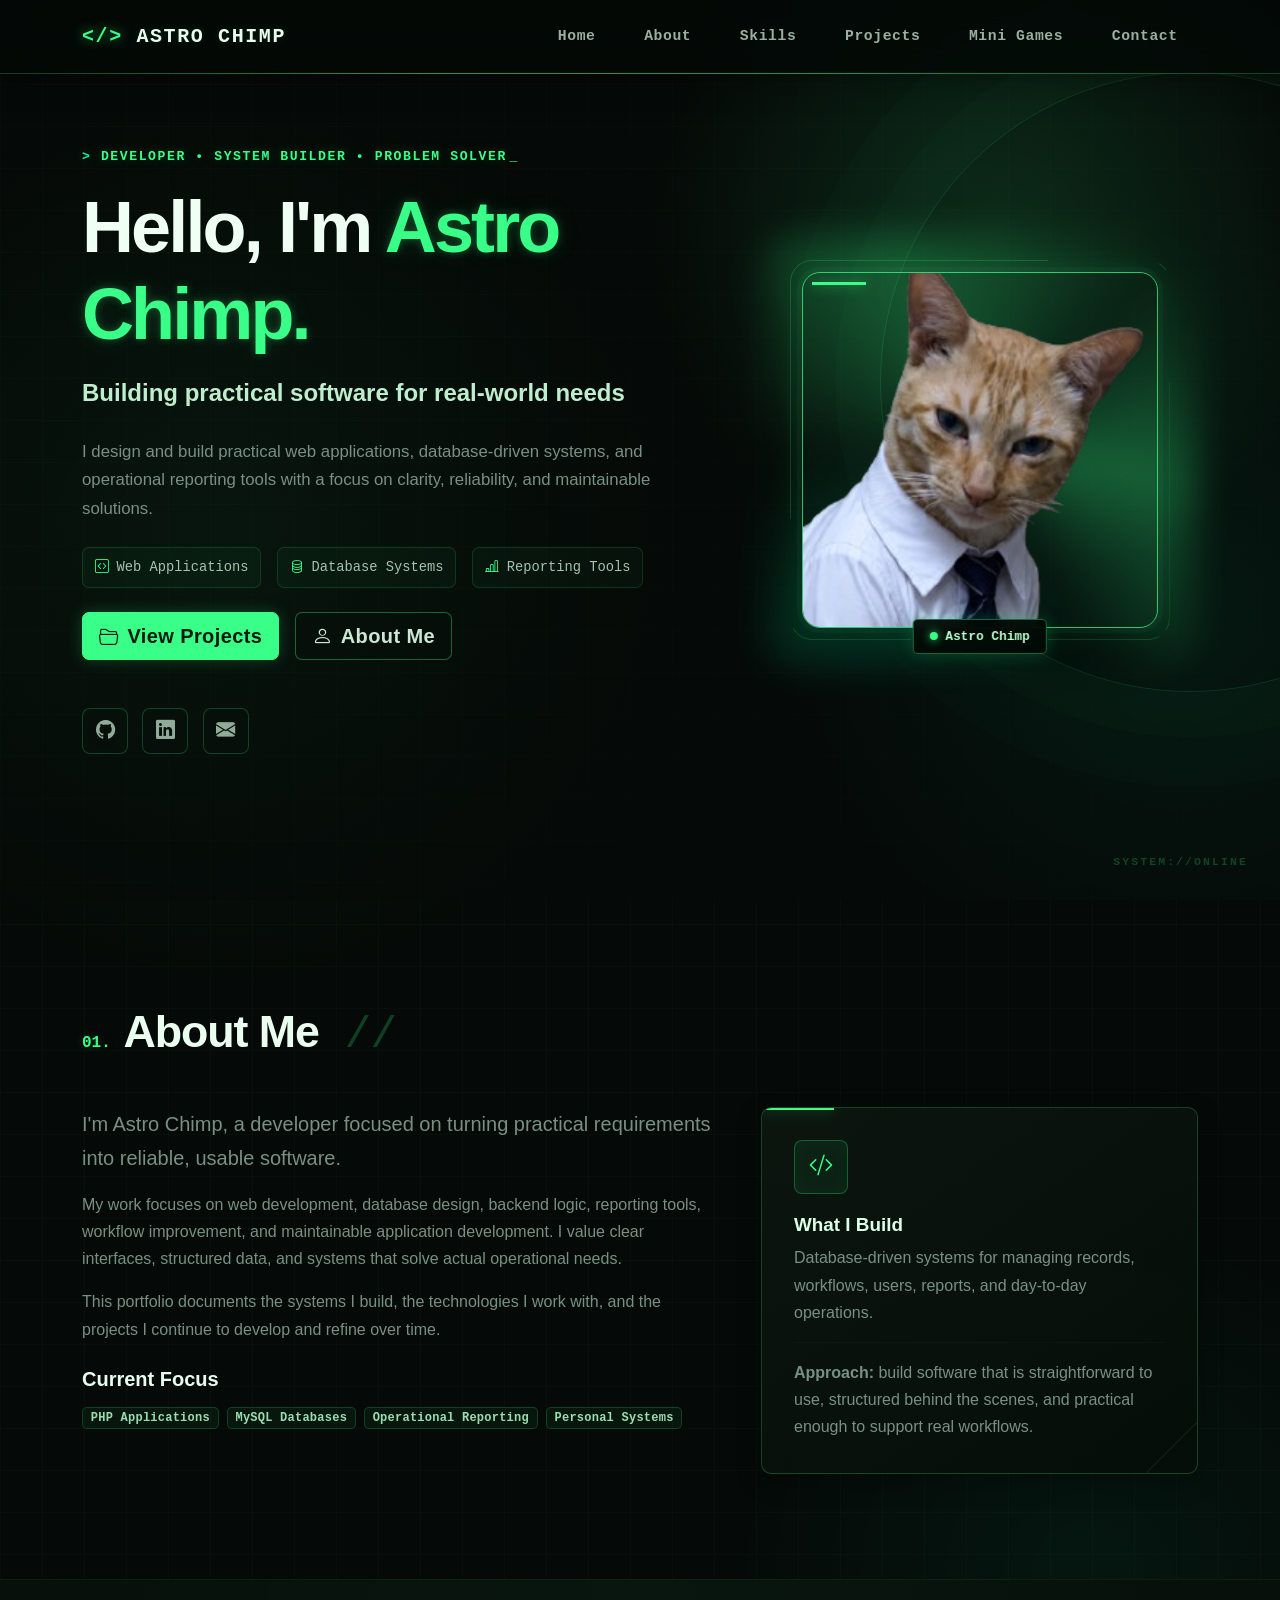
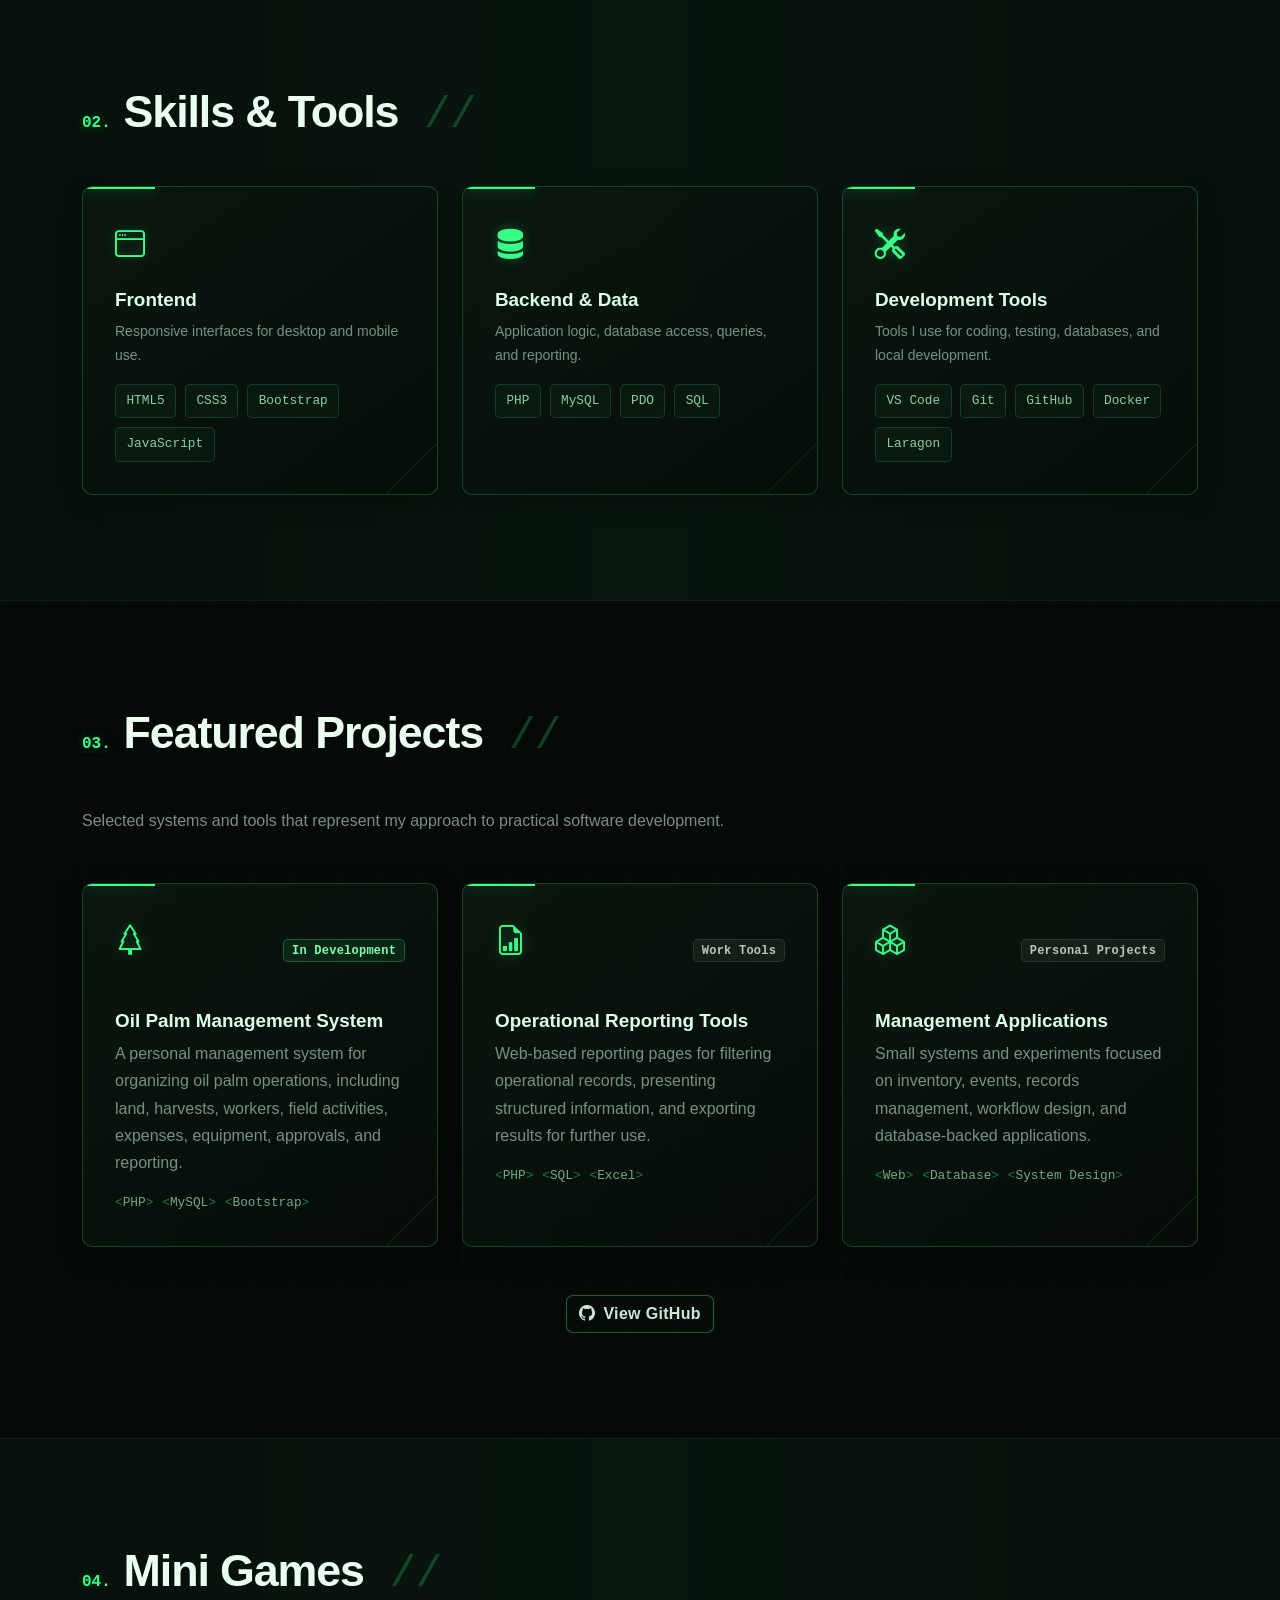
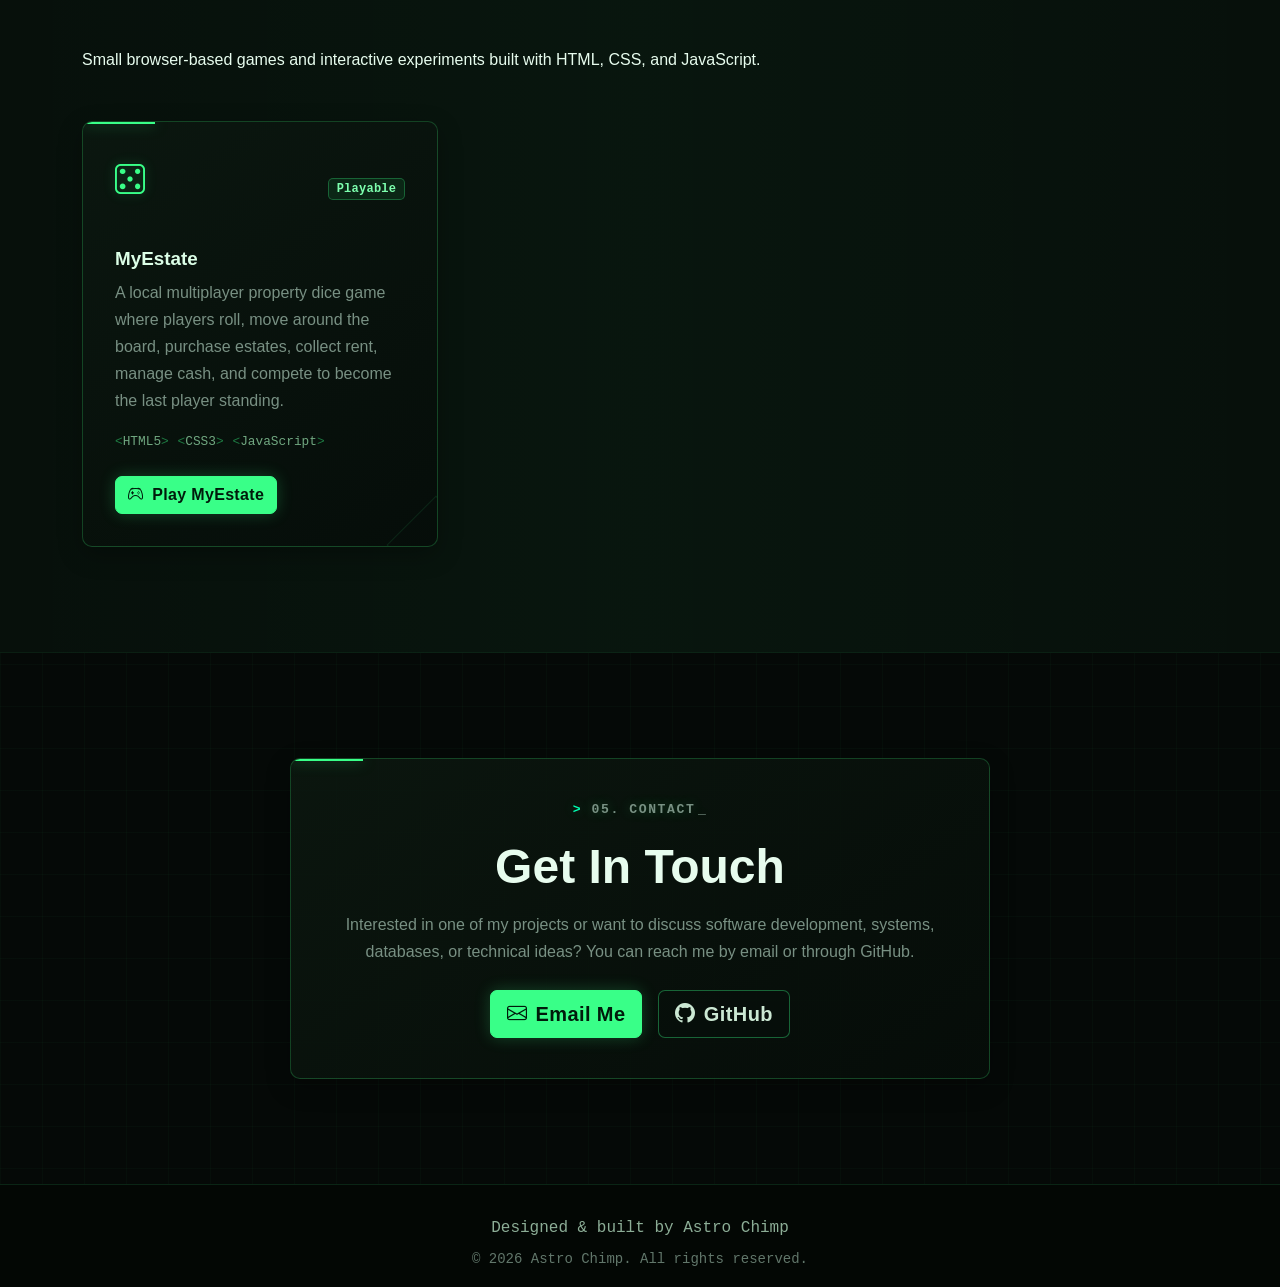
<file: index.html>
<!DOCTYPE html>
<html lang="en">
<head>
    <meta charset="UTF-8">
    <meta name="viewport" content="width=device-width, initial-scale=1.0">
    <meta name="description" content="Astro Chimp — developer and system builder focused on practical web applications, database-driven systems, operational reporting, and personal software projects.">
    <meta name="author" content="Astro Chimp">
    <meta name="theme-color" content="#050907">

    <title>Astro Chimp | Developer & System Builder</title>

    <link rel="preconnect" href="https://cdn.jsdelivr.net">
    <link href="https://cdn.jsdelivr.net/npm/bootstrap@5.3.7/dist/css/bootstrap.min.css" rel="stylesheet">
    <link rel="stylesheet" href="https://cdn.jsdelivr.net/npm/bootstrap-icons@1.13.1/font/bootstrap-icons.min.css">
    <link rel="stylesheet" href="assets/css/style.css">
</head>
<body class="tech-theme">

<a class="visually-hidden-focusable position-absolute top-0 start-0 p-3 bg-dark text-white" href="#mainContent">
    Skip to main content
</a>

<nav class="navbar navbar-expand-lg navbar-dark fixed-top" aria-label="Main navigation">
    <div class="container">
        <a class="navbar-brand fw-bold" href="#home" aria-label="Astro Chimp homepage">
            <span class="brand-mark" aria-hidden="true">&lt;/&gt;</span> ASTRO CHIMP
        </a>

        <button class="navbar-toggler" type="button" data-bs-toggle="collapse" data-bs-target="#mainNavbar"
            aria-controls="mainNavbar" aria-expanded="false" aria-label="Toggle navigation">
            <span class="navbar-toggler-icon"></span>
        </button>

        <div class="collapse navbar-collapse" id="mainNavbar">
            <ul class="navbar-nav ms-auto align-items-lg-center gap-lg-2">
                <li class="nav-item"><a class="nav-link" href="#home">Home</a></li>
                <li class="nav-item"><a class="nav-link" href="#about">About</a></li>
                <li class="nav-item"><a class="nav-link" href="#skills">Skills</a></li>
                <li class="nav-item"><a class="nav-link" href="#projects">Projects</a></li>
                <li class="nav-item"><a class="nav-link" href="#minigames">Mini Games</a></li>
                <li class="nav-item"><a class="nav-link" href="#contact">Contact</a></li>
            </ul>
        </div>
    </div>
</nav>

<main id="mainContent">
    <section id="home" class="hero-section d-flex align-items-center" aria-labelledby="heroTitle">
        <div class="container">
            <div class="row align-items-center min-vh-100 py-5 g-5">
                <div class="col-lg-7 col-xl-7 order-2 order-lg-1">
                    <p class="eyebrow mb-3"><span class="terminal-prompt">&gt;</span> DEVELOPER • SYSTEM BUILDER • PROBLEM SOLVER<span class="terminal-cursor">_</span></p>

                    <h1 id="heroTitle" class="display-2 fw-bold mb-3">
                        Hello, I'm <span class="accent-text">Astro Chimp.</span>
                    </h1>

                    <p class="hero-subtitle mb-4">
                        Building practical software for real-world needs
                    </p>

                    <p class="hero-description mb-4">
                        I design and build practical web applications, database-driven systems, and operational reporting tools
                        with a focus on clarity, reliability, and maintainable solutions.
                    </p>

                    <div class="hero-meta d-flex flex-wrap gap-3 mb-4" aria-label="Professional focus">
                        <span><i class="bi bi-code-square me-2" aria-hidden="true"></i>Web Applications</span>
                        <span><i class="bi bi-database me-2" aria-hidden="true"></i>Database Systems</span>
                        <span><i class="bi bi-bar-chart-line me-2" aria-hidden="true"></i>Reporting Tools</span>
                    </div>

                    <div class="d-flex flex-wrap gap-3">
                        <a href="#projects" class="btn btn-accent btn-lg">
                            <i class="bi bi-folder2-open me-2" aria-hidden="true"></i>View Projects
                        </a>
                        <a href="#about" class="btn btn-outline-light btn-lg">
                            <i class="bi bi-person me-2" aria-hidden="true"></i>About Me
                        </a>
                    </div>

                    <div class="hero-socials mt-5" aria-label="Social links">
                        <!-- Replace the links below with your real profiles. -->
                        <a href="https://github.com/" target="_blank" rel="noopener noreferrer" aria-label="GitHub profile">
                            <i class="bi bi-github" aria-hidden="true"></i>
                        </a>
                        <a href="#" target="_blank" rel="noopener noreferrer" aria-label="LinkedIn profile">
                            <i class="bi bi-linkedin" aria-hidden="true"></i>
                        </a>
                        <a href="mailto:your@email.com" aria-label="Send me an email">
                            <i class="bi bi-envelope-fill" aria-hidden="true"></i>
                        </a>
                    </div>
                </div>

                <!-- Profile Picture -->
                <div class="col-lg-5 col-xl-5 order-1 order-lg-2 text-center">
                    <div class="profile-picture-wrapper mx-auto">
                        <div class="profile-picture-glow" aria-hidden="true"></div>
                        <img
                            src="assets/images/profile1.png"
                            alt="Portrait of Astro Chimp"
                            class="profile-picture"
                            width="420"
                            height="420"
                            loading="eager"
                        >
                        <div class="profile-picture-badge">
                            <span class="profile-status-dot" aria-hidden="true"></span>
                            Astro Chimp
                        </div>
                    </div>
                </div>
            </div>
        </div>
    </section>

    <section id="about" class="section-padding" aria-labelledby="aboutTitle">
        <div class="container">
            <div class="section-heading">
                <span aria-hidden="true">01.</span>
                <h2 id="aboutTitle">About Me</h2>
            </div>

            <div class="row g-5 align-items-stretch">
                <div class="col-lg-7">
                    <p class="lead">
                        I'm Astro Chimp, a developer focused on turning practical requirements into reliable, usable software.
                    </p>
                    <p>
                        My work focuses on web development, database design, backend logic,
                        reporting tools, workflow improvement, and maintainable application development.
                        I value clear interfaces, structured data, and systems that solve actual operational needs.
                    </p>
                    <p>
                        This portfolio documents the systems I build, the technologies I work with,
                        and the projects I continue to develop and refine over time.
                    </p>

                    <div class="mt-4">
                        <h3 class="h5 fw-bold mb-3">Current Focus</h3>
                        <div class="d-flex flex-wrap gap-2">
                            <span class="badge rounded-pill text-bg-dark">PHP Applications</span>
                            <span class="badge rounded-pill text-bg-dark">MySQL Databases</span>
                            <span class="badge rounded-pill text-bg-dark">Operational Reporting</span>
                            <span class="badge rounded-pill text-bg-dark">Personal Systems</span>
                        </div>
                    </div>
                </div>

                <div class="col-lg-5">
                    <div class="about-card h-100">
                        <div class="about-icon"><i class="bi bi-code-slash" aria-hidden="true"></i></div>
                        <h3>What I Build</h3>
                        <p>
                            Database-driven systems for managing records, workflows, users, reports,
                            and day-to-day operations.
                        </p>
                        <hr>
                        <p class="mb-0">
                            <strong>Approach:</strong> build software that is straightforward to use,
                            structured behind the scenes, and practical enough to support real workflows.
                        </p>
                    </div>
                </div>
            </div>
        </div>
    </section>

    <section id="skills" class="section-padding section-alt" aria-labelledby="skillsTitle">
        <div class="container">
            <div class="section-heading">
                <span aria-hidden="true">02.</span>
                <h2 id="skillsTitle">Skills & Tools</h2>
            </div>

            <div class="row g-4">
                <div class="col-md-6 col-lg-4">
                    <div class="skill-card h-100">
                        <i class="bi bi-window" aria-hidden="true"></i>
                        <h3>Frontend</h3>
                        <p class="small mb-3">Responsive interfaces for desktop and mobile use.</p>
                        <div class="skill-tags">
                            <span>HTML5</span>
                            <span>CSS3</span>
                            <span>Bootstrap</span>
                            <span>JavaScript</span>
                        </div>
                    </div>
                </div>

                <div class="col-md-6 col-lg-4">
                    <div class="skill-card h-100">
                        <i class="bi bi-server" aria-hidden="true"></i>
                        <h3>Backend & Data</h3>
                        <p class="small mb-3">Application logic, database access, queries, and reporting.</p>
                        <div class="skill-tags">
                            <span>PHP</span>
                            <span>MySQL</span>
                            <span>PDO</span>
                            <span>SQL</span>
                        </div>
                    </div>
                </div>

                <div class="col-md-6 col-lg-4">
                    <div class="skill-card h-100">
                        <i class="bi bi-tools" aria-hidden="true"></i>
                        <h3>Development Tools</h3>
                        <p class="small mb-3">Tools I use for coding, testing, databases, and local development.</p>
                        <div class="skill-tags">
                            <span>VS Code</span>
                            <span>Git</span>
                            <span>GitHub</span>
                            <span>Docker</span>
                            <span>Laragon</span>
                        </div>
                    </div>
                </div>
            </div>
        </div>
    </section>

    <section id="projects" class="section-padding" aria-labelledby="projectsTitle">
        <div class="container">
            <div class="section-heading">
                <span aria-hidden="true">03.</span>
                <h2 id="projectsTitle">Featured Projects</h2>
            </div>

            <p class="mb-5">
                Selected systems and tools that represent my approach to practical software development.
            </p>

            <div class="row g-4">
                <div class="col-md-6 col-xl-4">
                    <article class="project-card h-100">
                        <div class="project-top">
                            <i class="bi bi-tree" aria-hidden="true"></i>
                            <span class="badge text-bg-success">In Development</span>
                        </div>
                        <h3>Oil Palm Management System</h3>
                        <p>
                            A personal management system for organizing oil palm operations,
                            including land, harvests, workers, field activities, expenses,
                            equipment, approvals, and reporting.
                        </p>
                        <div class="project-tech">
                            <span>PHP</span><span>MySQL</span><span>Bootstrap</span>
                        </div>
                    </article>
                </div>

                <div class="col-md-6 col-xl-4">
                    <article class="project-card h-100">
                        <div class="project-top">
                            <i class="bi bi-file-earmark-bar-graph" aria-hidden="true"></i>
                            <span class="badge text-bg-secondary">Work Tools</span>
                        </div>
                        <h3>Operational Reporting Tools</h3>
                        <p>
                            Web-based reporting pages for filtering operational records,
                            presenting structured information, and exporting results for further use.
                        </p>
                        <div class="project-tech">
                            <span>PHP</span><span>SQL</span><span>Excel</span>
                        </div>
                    </article>
                </div>

                <div class="col-md-6 col-xl-4">
                    <article class="project-card h-100">
                        <div class="project-top">
                            <i class="bi bi-boxes" aria-hidden="true"></i>
                            <span class="badge text-bg-secondary">Personal Projects</span>
                        </div>
                        <h3>Management Applications</h3>
                        <p>
                            Small systems and experiments focused on inventory, events,
                            records management, workflow design, and database-backed applications.
                        </p>
                        <div class="project-tech">
                            <span>Web</span><span>Database</span><span>System Design</span>
                        </div>
                    </article>
                </div>
            </div>

            <div class="text-center mt-5">
                <a href="https://github.com/" target="_blank" rel="noopener noreferrer" class="btn btn-outline-light">
                    <i class="bi bi-github me-2" aria-hidden="true"></i>View GitHub
                </a>
            </div>
        </div>
    </section>


    <section id="minigames" class="section-padding section-alt" aria-labelledby="miniGamesTitle">
        <div class="container">
            <div class="section-heading">
                <span aria-hidden="true">04.</span>
                <h2 id="miniGamesTitle">Mini Games</h2>
            </div>

            <p class="mb-5">
                Small browser-based games and interactive experiments built with HTML, CSS, and JavaScript.
            </p>

            <div class="row g-4">
                <div class="col-md-6 col-xl-4">
                    <article class="project-card h-100">
                        <div class="project-top">
                            <i class="bi bi-dice-5" aria-hidden="true"></i>
                            <span class="badge text-bg-success">Playable</span>
                        </div>

                        <h3>MyEstate</h3>

                        <p>
                            A local multiplayer property dice game where players roll, move around the board,
                            purchase estates, collect rent, manage cash, and compete to become the last player standing.
                        </p>

                        <div class="project-tech mb-4">
                            <span>HTML5</span>
                            <span>CSS3</span>
                            <span>JavaScript</span>
                        </div>

                        <a href="./myestate/index.html" class="btn btn-accent">
                            <i class="bi bi-controller me-2" aria-hidden="true"></i>Play MyEstate
                        </a>
                    </article>
                </div>
            </div>
        </div>
    </section>

    <section id="contact" class="section-padding" aria-labelledby="contactTitle">
        <div class="container text-center">
            <div class="contact-wrapper mx-auto">
                <p class="eyebrow"><span class="terminal-prompt">&gt;</span> 05. CONTACT<span class="terminal-cursor">_</span></p>
                <h2 id="contactTitle" class="display-5 fw-bold mb-3">Get In Touch</h2>
                <p class="mb-4">
                    Interested in one of my projects or want to discuss software development,
                    systems, databases, or technical ideas? You can reach me by email or through GitHub.
                </p>

                <div class="d-flex flex-wrap justify-content-center gap-3">
                    <a href="mailto:your@email.com" class="btn btn-accent btn-lg">
                        <i class="bi bi-envelope me-2" aria-hidden="true"></i>Email Me
                    </a>
                    <a href="https://github.com/" target="_blank" rel="noopener noreferrer" class="btn btn-outline-light btn-lg">
                        <i class="bi bi-github me-2" aria-hidden="true"></i>GitHub
                    </a>
                </div>
            </div>
        </div>
    </section>
</main>

<footer class="site-footer">
    <div class="container text-center">
        <p class="mb-1">Designed &amp; built by Astro Chimp</p>
        <small>&copy; <span id="currentYear"></span> Astro Chimp. All rights reserved.</small>
    </div>
</footer>

<button id="backToTop" class="back-to-top" type="button" aria-label="Back to top" title="Back to top">
    <i class="bi bi-arrow-up" aria-hidden="true"></i>
</button>

<script src="https://cdn.jsdelivr.net/npm/bootstrap@5.3.7/dist/js/bootstrap.bundle.min.js"></script>
<script src="assets/js/main.js"></script>
</body>
</html>
</file>
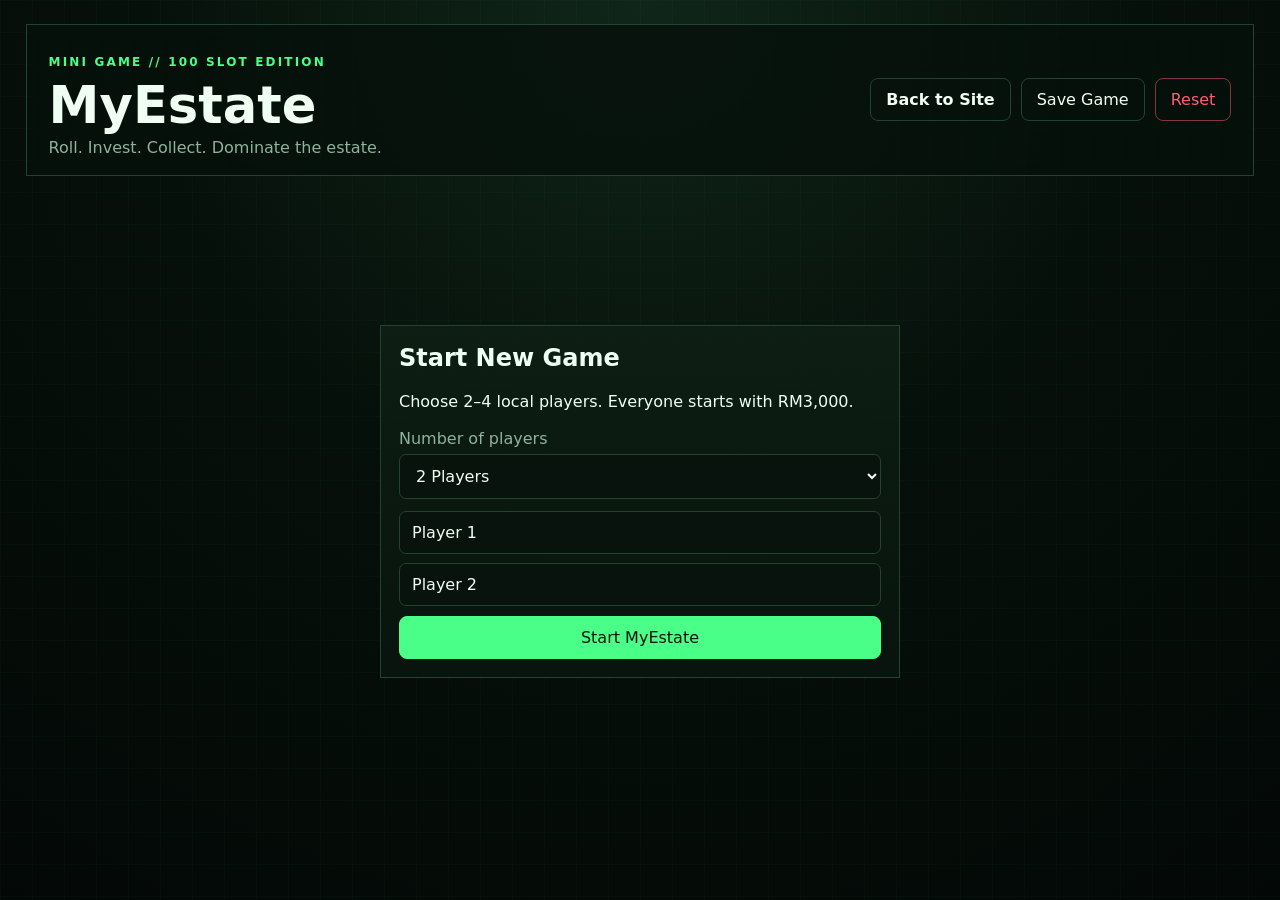
<file: myestate/index.html>
<!DOCTYPE html>
<html lang="en">
<head>
  <meta charset="UTF-8">
  <meta name="viewport" content="width=device-width, initial-scale=1.0">
  <meta name="theme-color" content="#08110c">
  <title>MyEstate | 100 Slot Edition</title>
  <link rel="stylesheet" href="assets/css/myestate.css">
</head>
<body class="myestate-page">
  <main class="myestate-shell">
    <header class="myestate-topbar">
      <div>
        <p class="myestate-eyebrow">MINI GAME // 100 SLOT EDITION</p>
        <h1>MyEstate</h1>
        <p class="myestate-subtitle">Roll. Invest. Collect. Dominate the estate.</p>
      </div>
      <div class="myestate-top-actions">
        <a class="myestate-btn myestate-btn-ghost" href="../index.html">Back to Site</a>
        <button class="myestate-btn myestate-btn-ghost" id="myestateSaveBtn">Save Game</button>
        <button class="myestate-btn myestate-btn-danger" id="myestateResetBtn">Reset</button>
      </div>
    </header>

    <section id="myestateSetupPanel" class="myestate-setup-panel">
      <div class="myestate-panel-card">
        <h2>Start New Game</h2>
        <p>Choose 2–4 local players. Everyone starts with RM3,000.</p>

        <label for="myestatePlayerCount">Number of players</label>
        <select id="myestatePlayerCount">
          <option value="2">2 Players</option>
          <option value="3">3 Players</option>
          <option value="4">4 Players</option>
        </select>

        <div id="myestatePlayerNames" class="myestate-player-name-fields"></div>

        <button class="myestate-btn myestate-btn-primary myestate-full" id="myestateStartBtn">Start MyEstate</button>
        <button class="myestate-btn myestate-btn-ghost myestate-full myestate-hidden" id="myestateLoadBtn">Load Saved Game</button>
      </div>
    </section>

    <section id="myestateGamePanel" class="myestate-game-layout myestate-hidden">
      <aside class="myestate-sidebar">
        <div class="myestate-panel-card">
          <span class="myestate-section-label">CURRENT TURN</span>
          <h2 id="myestateCurrentPlayerName">Player 1</h2>
          <div class="myestate-dice-wrap">
            <div class="myestate-die" id="myestateDie1">–</div>
            <div class="myestate-die" id="myestateDie2">–</div>
          </div>
          <button class="myestate-btn myestate-btn-primary myestate-full" id="myestateRollBtn">Roll Dice</button>
          <button class="myestate-btn myestate-btn-accent myestate-full myestate-hidden" id="myestateBuyBtn">Buy Property</button>
          <button class="myestate-btn myestate-btn-ghost myestate-full myestate-hidden" id="myestateEndTurnBtn">End Turn</button>
        </div>

        <div class="myestate-panel-card">
          <span class="myestate-section-label">GAME FEED</span>
          <div id="myestateGameLog" class="myestate-game-log"></div>
        </div>
      </aside>

      <section class="myestate-board-panel">
        <div class="myestate-board-status">
          <span>100 SLOTS</span>
          <span id="myestateBoardProgress">00 / 99</span>
        </div>
        <div id="myestateBoard" class="myestate-board"></div>
      </section>

      <aside class="myestate-sidebar">
        <div class="myestate-panel-card">
          <span class="myestate-section-label">PLAYERS</span>
          <div id="myestatePlayersPanel"></div>
        </div>

        <div class="myestate-panel-card">
          <span class="myestate-section-label">CURRENT TILE</span>
          <h3 id="myestateTileName">START</h3>
          <p id="myestateTileInfo">Pass START to receive RM300.</p>
        </div>
      </aside>
    </section>
  </main>

  <div id="myestateToast" class="myestate-toast"></div>
  <script src="assets/js/myestate.js"></script>
</body>
</html>
</file>
<file: assets/css/style.css>
/* =========================================================
   ASTRO CHIMP — DARK NEON TECH THEME
   ========================================================= */

:root {
    --bg: #050907;
    --bg-alt: #08100c;
    --surface: rgba(9, 18, 13, 0.82);
    --surface-solid: #0a120e;
    --surface-hover: #0d1a13;

    --border: rgba(65, 255, 127, 0.22);
    --border-strong: rgba(65, 255, 127, 0.52);

    --text: #e7fcee;
    --text-soft: #c2d9c9;
    --text-muted: #789083;

    --accent: #39ff88;
    --accent-2: #00ffb3;
    --accent-dark: #18c966;
    --accent-dim: rgba(57, 255, 136, 0.10);

    --danger: #ff5577;
    --warning: #ffd65a;

    --shadow-sm: 0 8px 24px rgba(0, 0, 0, 0.28);
    --shadow-md: 0 18px 45px rgba(0, 0, 0, 0.40);
    --glow: 0 0 18px rgba(57, 255, 136, 0.20);
    --glow-strong: 0 0 30px rgba(57, 255, 136, 0.32);

    --nav-height: 74px;
}

/* =========================================================
   BASE
   ========================================================= */

html {
    scroll-behavior: smooth;
    scroll-padding-top: var(--nav-height);
}

body {
    margin: 0;
    color: var(--text);
    background:
        linear-gradient(rgba(57, 255, 136, 0.025) 1px, transparent 1px),
        linear-gradient(90deg, rgba(57, 255, 136, 0.025) 1px, transparent 1px),
        radial-gradient(circle at 18% 12%, rgba(57, 255, 136, 0.09), transparent 28rem),
        radial-gradient(circle at 85% 35%, rgba(0, 255, 179, 0.055), transparent 24rem),
        var(--bg);
    background-size: 42px 42px, 42px 42px, auto, auto, auto;
    font-family: Inter, "Segoe UI", Arial, sans-serif;
    line-height: 1.7;
    overflow-x: hidden;
}

body::before {
    content: "";
    position: fixed;
    inset: 0;
    pointer-events: none;
    z-index: 9998;
    opacity: 0.13;
    background: repeating-linear-gradient(
        to bottom,
        transparent 0,
        transparent 3px,
        rgba(255,255,255,0.025) 4px
    );
}

a { color: inherit; }

::selection {
    background: rgba(57, 255, 136, 0.28);
    color: #f4fff7;
}

::-webkit-scrollbar { width: 10px; }
::-webkit-scrollbar-track { background: #030604; }
::-webkit-scrollbar-thumb {
    background: linear-gradient(180deg, var(--accent), #14723d);
    border: 2px solid #030604;
    border-radius: 10px;
}

/* =========================================================
   NAVBAR
   ========================================================= */

.navbar {
    min-height: var(--nav-height);
    background: rgba(4, 9, 6, 0.86);
    border-bottom: 1px solid var(--border);
    backdrop-filter: blur(18px) saturate(130%);
    -webkit-backdrop-filter: blur(18px) saturate(130%);
    box-shadow: 0 8px 30px rgba(0,0,0,0.30);
}

.navbar::after {
    content: "";
    position: absolute;
    left: 0;
    right: 0;
    bottom: -1px;
    height: 1px;
    background: linear-gradient(90deg, transparent, var(--accent), var(--accent-2), transparent);
    opacity: 0.45;
}

.navbar-brand {
    color: var(--text) !important;
    letter-spacing: 0.08em;
    font-family: Consolas, "Courier New", monospace;
    text-shadow: 0 0 12px rgba(57,255,136,0.14);
}

.brand-mark {
    color: var(--accent);
    text-shadow: 0 0 12px rgba(57,255,136,0.65);
}

.nav-link {
    position: relative;
    color: #9ab0a1 !important;
    font-family: Consolas, "Courier New", monospace;
    font-size: 0.92rem;
    font-weight: 700;
    letter-spacing: 0.04em;
}

.nav-link::before {
    content: "[";
    color: transparent;
    margin-right: 0.18rem;
}

.nav-link::after {
    content: "]";
    position: static;
    display: inline;
    width: auto;
    height: auto;
    margin-left: 0.18rem;
    background: none;
    transform: none;
    color: transparent;
}

.nav-link:hover,
.nav-link:focus,
.nav-link.active {
    color: var(--accent) !important;
    text-shadow: 0 0 10px rgba(57,255,136,0.35);
}

.nav-link:hover::before,
.nav-link:hover::after,
.nav-link.active::before,
.nav-link.active::after {
    color: var(--accent);
}

.navbar-toggler {
    border-color: var(--border-strong);
}

.navbar-toggler:focus {
    box-shadow: 0 0 0 .2rem rgba(57,255,136,.13);
}

/* =========================================================
   HERO
   ========================================================= */

.hero-section {
    position: relative;
    min-height: 100vh;
    overflow: hidden;
    background:
        radial-gradient(circle at 78% 26%, rgba(57,255,136,0.14), transparent 22rem),
        radial-gradient(circle at 92% 68%, rgba(0,255,179,0.06), transparent 26rem),
        linear-gradient(145deg, rgba(5,9,7,0.2), rgba(5,9,7,0.82));
}

.hero-section::before {
    content: "";
    position: absolute;
    width: 620px;
    height: 620px;
    right: -220px;
    top: 8%;
    border: 1px solid rgba(57,255,136,0.14);
    border-radius: 50%;
    box-shadow:
        0 0 0 45px rgba(57,255,136,0.015),
        0 0 0 95px rgba(57,255,136,0.012);
}

.hero-section::after {
    content: "SYSTEM://ONLINE";
    position: absolute;
    right: 2rem;
    bottom: 2rem;
    color: rgba(57,255,136,0.22);
    font: 700 0.72rem/1 Consolas, monospace;
    letter-spacing: 0.18em;
}

.hero-section .container {
    position: relative;
    z-index: 2;
}

.eyebrow {
    color: var(--accent);
    font-family: Consolas, "Courier New", monospace;
    font-size: 0.82rem;
    font-weight: 800;
    letter-spacing: 0.12em;
    text-transform: uppercase;
    text-shadow: 0 0 12px rgba(57,255,136,0.25);
}

.terminal-prompt {
    color: var(--accent-2);
}

.terminal-cursor {
    display: inline-block;
    margin-left: 0.16rem;
    animation: cursorBlink 1s steps(1) infinite;
}

@keyframes cursorBlink {
    0%, 48% { opacity: 1; }
    49%, 100% { opacity: 0; }
}

.accent-text {
    color: var(--accent);
    background: none;
    -webkit-text-fill-color: initial;
    text-shadow:
        0 0 8px rgba(57,255,136,0.28),
        0 0 26px rgba(57,255,136,0.12);
}

.hero-section h1 {
    color: #f0fff4;
    letter-spacing: -0.04em;
}

.hero-subtitle {
    color: #bfeecf;
    font-size: clamp(1.15rem, 2vw, 1.5rem);
    font-weight: 600;
}

.hero-description {
    color: var(--text-muted);
    max-width: 680px;
    font-size: 1.05rem;
}

.hero-meta span {
    color: #a7c2af;
    padding: 0.48rem 0.72rem;
    border: 1px solid rgba(57,255,136,0.14);
    background: rgba(57,255,136,0.035);
    border-radius: 7px;
    font-family: Consolas, "Courier New", monospace;
    font-size: 0.86rem;
}

.hero-meta i {
    color: var(--accent);
}

/* =========================================================
   BUTTONS
   ========================================================= */

.btn {
    border-radius: 7px;
    font-weight: 700;
    letter-spacing: 0.02em;
}

.btn-accent {
    color: #001b0b;
    border: 1px solid var(--accent);
    background: var(--accent);
    box-shadow: 0 0 16px rgba(57,255,136,0.22);
}

.btn-accent:hover,
.btn-accent:focus {
    color: #001b0b;
    background: #72ffaa;
    border-color: #72ffaa;
    transform: translateY(-2px);
    box-shadow: 0 0 26px rgba(57,255,136,0.38);
}

.btn-outline-light,
.btn-outline-dark {
    color: #cbe8d3;
    border-color: rgba(57,255,136,0.36);
    background: rgba(7,15,10,0.5);
}

.btn-outline-light:hover,
.btn-outline-dark:hover {
    color: var(--accent);
    border-color: var(--accent);
    background: rgba(57,255,136,0.08);
    box-shadow: var(--glow);
}

/* =========================================================
   SOCIAL
   ========================================================= */

.hero-socials {
    display: flex;
    gap: 0.9rem;
}

.hero-socials a {
    display: grid;
    place-items: center;
    width: 46px;
    height: 46px;
    border: 1px solid rgba(57,255,136,0.22);
    border-radius: 8px;
    background: rgba(8,16,11,0.8);
    color: #8fac98;
    text-decoration: none;
    font-size: 1.2rem;
    box-shadow: inset 0 0 20px rgba(57,255,136,0.02);
}

.hero-socials a:hover {
    color: var(--accent);
    border-color: var(--accent);
    transform: translateY(-4px);
    box-shadow: var(--glow);
}

/* =========================================================
   SECTIONS
   ========================================================= */

.section-padding {
    padding: 105px 0;
    position: relative;
}

.section-alt {
    background:
        linear-gradient(90deg, transparent, rgba(57,255,136,0.025), transparent),
        #07100b;
    border-top: 1px solid rgba(57,255,136,0.06);
    border-bottom: 1px solid rgba(57,255,136,0.06);
}

.section-heading {
    display: flex;
    align-items: baseline;
    gap: 0.8rem;
    margin-bottom: 2.75rem;
}

.section-heading span {
    color: var(--accent);
    font-family: Consolas, "Courier New", monospace;
    font-weight: 700;
    text-shadow: 0 0 10px rgba(57,255,136,0.28);
}

.section-heading h2 {
    margin: 0;
    color: #eaffef;
    font-size: clamp(2rem, 4vw, 2.8rem);
    font-weight: 800;
    letter-spacing: -0.025em;
}

.section-heading h2::after {
    content: " //";
    color: rgba(57,255,136,0.22);
    font-family: Consolas, monospace;
    font-weight: 400;
}

#about p,
#projects > .container > p,
#contact p,
.skill-card p,
.project-card p,
.about-card p {
    color: var(--text-muted);
}

/* =========================================================
   CARDS
   ========================================================= */

.about-card,
.skill-card,
.project-card,
.contact-wrapper {
    position: relative;
    overflow: hidden;
    background:
        linear-gradient(145deg, rgba(12,24,16,0.90), rgba(6,13,9,0.92));
    border: 1px solid var(--border);
    border-radius: 10px;
    box-shadow: var(--shadow-sm);
}

.about-card::before,
.skill-card::before,
.project-card::before,
.contact-wrapper::before {
    content: "";
    position: absolute;
    left: 0;
    top: 0;
    width: 72px;
    height: 2px;
    background: var(--accent);
    box-shadow: 0 0 14px rgba(57,255,136,0.55);
}

.about-card::after,
.skill-card::after,
.project-card::after {
    content: "";
    position: absolute;
    right: -34px;
    bottom: -34px;
    width: 70px;
    height: 70px;
    border: 1px solid rgba(57,255,136,0.10);
    transform: rotate(45deg);
}

.about-card,
.skill-card,
.project-card {
    padding: 2rem;
}

.about-card h3,
.skill-card h3,
.project-card h3 {
    color: #dcffe7;
    font-size: 1.18rem;
    font-weight: 750;
}

.about-card hr {
    border-color: rgba(57,255,136,0.14);
}

.about-icon {
    display: grid;
    place-items: center;
    width: 54px;
    height: 54px;
    margin-bottom: 1.25rem;
    border: 1px solid rgba(57,255,136,0.28);
    border-radius: 8px;
    color: var(--accent);
    background: rgba(57,255,136,0.06);
    font-size: 1.5rem;
    box-shadow: inset 0 0 20px rgba(57,255,136,0.04);
}

.skill-card,
.project-card {
    transition: transform .24s ease, border-color .24s ease, box-shadow .24s ease;
}

.skill-card:hover,
.project-card:hover {
    transform: translateY(-7px);
    border-color: var(--border-strong);
    box-shadow: var(--shadow-md), var(--glow);
}

.skill-card > i,
.project-top > i {
    color: var(--accent);
    font-size: 1.9rem;
    margin-bottom: 1.15rem;
    display: inline-block;
    text-shadow: 0 0 12px rgba(57,255,136,0.28);
}

.project-top {
    display: flex;
    justify-content: space-between;
    align-items: center;
    margin-bottom: 1.5rem;
}

/* =========================================================
   TAGS / BADGES
   ========================================================= */

.skill-tags,
.project-tech,
.focus-tags,
.current-focus,
.focus-list {
    display: flex;
    flex-wrap: wrap;
    gap: .55rem;
}

.skill-tags span,
.project-tech span {
    border: 1px solid rgba(57,255,136,0.17);
    background: rgba(57,255,136,0.035);
    border-radius: 5px;
    color: #8bcf9e;
    padding: .34rem .65rem;
    font-family: Consolas, "Courier New", monospace;
    font-size: .80rem;
}

.project-tech span {
    border: 0;
    padding: 0;
    background: transparent;
    color: #71a881;
}

.project-tech span::before {
    content: "<";
    color: rgba(57,255,136,0.45);
}

.project-tech span::after {
    content: ">";
    color: rgba(57,255,136,0.45);
}

.badge {
    border-radius: 5px !important;
    font-family: Consolas, "Courier New", monospace;
    letter-spacing: .02em;
}

.text-bg-dark {
    color: #9cddb0 !important;
    background: rgba(57,255,136,0.06) !important;
    border: 1px solid rgba(57,255,136,0.18);
}

.text-bg-success {
    color: #7dffae !important;
    background: rgba(34,184,91,0.12) !important;
    border: 1px solid rgba(57,255,136,0.28);
}

.text-bg-secondary {
    color: #b6c8bc !important;
    background: rgba(140,160,147,0.09) !important;
    border: 1px solid rgba(140,160,147,0.18);
}

/* =========================================================
   PROFILE IMAGE — CYBER RING
   ========================================================= */

.profile-picture-wrapper {
    position: relative;
    width: min(380px, 85vw);
    aspect-ratio: 1;
    padding: 12px;
    z-index: 2;
}

.profile-picture {
    position: relative;
    z-index: 3;
    width: 100%;
    height: 100%;
    object-fit: cover;
    border-radius: 18px;
    border: 1px solid rgba(57,255,136,0.72);
    box-shadow:
        0 0 0 5px rgba(57,255,136,0.035),
        0 22px 60px rgba(0,0,0,0.42),
        0 0 35px rgba(57,255,136,0.18);
    filter: saturate(.92) contrast(1.04);
}

.profile-picture-glow {
    position: absolute;
    inset: -24px;
    z-index: 0;
    border-radius: 28px;
    background:
        conic-gradient(
            from 45deg,
            transparent,
            rgba(57,255,136,.45),
            transparent 30%,
            rgba(0,255,179,.28),
            transparent 62%,
            rgba(57,255,136,.36),
            transparent
        );
    filter: blur(18px);
    opacity: .70;
    animation: techRotate 9s linear infinite;
}

@keyframes techRotate {
    to { transform: rotate(360deg); }
}

.profile-picture-wrapper::before,
.profile-picture-wrapper::after {
    content: "";
    position: absolute;
    pointer-events: none;
    z-index: 2;
}

.profile-picture-wrapper::before {
    inset: 0;
    border: 1px solid rgba(57,255,136,0.22);
    border-radius: 22px;
    clip-path: polygon(0 0, 32% 0, 32% 1%, 1% 1%, 1% 32%, 0 32%, 0 0,
                       100% 0, 68% 0, 68% 1%, 99% 1%, 99% 32%, 100% 32%,
                       100% 100%, 68% 100%, 68% 99%, 99% 99%, 99% 68%, 100% 68%,
                       0 100%, 32% 100%, 32% 99%, 1% 99%, 1% 68%, 0 68%);
}

.profile-picture-wrapper::after {
    left: 22px;
    top: 22px;
    width: 54px;
    height: 3px;
    background: var(--accent);
    box-shadow: 0 0 13px rgba(57,255,136,.6);
}

.profile-picture-badge {
    position: absolute;
    z-index: 4;
    left: 50%;
    bottom: -14px;
    transform: translateX(-50%);
    display: flex;
    align-items: center;
    gap: 8px;
    white-space: nowrap;
    padding: 9px 16px;
    background: rgba(3,9,5,0.92);
    border: 1px solid rgba(57,255,136,0.38);
    border-radius: 5px;
    color: #baffcc;
    font: 700 .80rem/1.2 Consolas, monospace;
    box-shadow: var(--glow);
    backdrop-filter: blur(12px);
}

.profile-status-dot {
    width: 8px;
    height: 8px;
    border-radius: 50%;
    background: var(--accent);
    box-shadow: 0 0 10px rgba(57,255,136,.85);
    animation: statusPulse 1.8s ease-in-out infinite;
}

@keyframes statusPulse {
    50% { opacity: .45; transform: scale(.85); }
}

/* =========================================================
   CONTACT / FOOTER / BACK TO TOP
   ========================================================= */

.contact-wrapper {
    max-width: 700px;
    padding: 2.5rem;
}

.site-footer {
    padding: 30px 0;
    border-top: 1px solid rgba(57,255,136,0.12);
    background: #030704;
    color: #61766a;
    font-family: Consolas, "Courier New", monospace;
}

.site-footer p {
    color: #8cad96;
}

.back-to-top {
    position: fixed;
    right: 22px;
    bottom: 22px;
    width: 46px;
    height: 46px;
    display: none;
    place-items: center;
    border: 1px solid rgba(57,255,136,0.42);
    border-radius: 7px;
    background: rgba(5,12,8,0.92);
    color: var(--accent);
    box-shadow: var(--glow);
    z-index: 1000;
    cursor: pointer;
}

.back-to-top:hover {
    transform: translateY(-3px);
    background: rgba(57,255,136,0.08);
}

.back-to-top.show { display: grid; }

/* =========================================================
   GLOBAL TRANSITIONS
   ========================================================= */

a,
button {
    transition:
        color .2s ease,
        background-color .2s ease,
        border-color .2s ease,
        transform .2s ease,
        box-shadow .2s ease;
}

/* =========================================================
   RESPONSIVE
   ========================================================= */

@media (max-width: 991.98px) {
    .navbar-collapse {
        margin-top: .8rem;
        padding: 1rem 1.2rem;
        background: rgba(4,10,6,0.97);
        border: 1px solid var(--border);
        border-radius: 8px;
        box-shadow: var(--shadow-md);
    }

    .profile-picture-wrapper {
        width: min(300px, 72vw);
        margin-top: 70px;
        margin-bottom: 10px;
    }

    .hero-section::before {
        width: 360px;
        height: 360px;
        right: -170px;
    }
}

@media (max-width: 767.98px) {
    .section-padding { padding: 78px 0; }

    .hero-section .display-2 {
        font-size: clamp(2.65rem, 13vw, 3.5rem);
    }

    .hero-description { font-size: 1rem; }

    .about-card,
    .skill-card,
    .project-card,
    .contact-wrapper {
        border-radius: 8px;
    }

    .contact-wrapper {
        padding: 2rem 1.3rem;
    }

    .hero-section::after {
        display: none;
    }
}

@media (max-width: 575.98px) {
    .profile-picture-wrapper {
        width: min(240px, 70vw);
    }

    .profile-picture {
        border-radius: 12px;
    }

    .profile-picture-badge {
        font-size: .72rem;
        padding: 7px 12px;
    }

    .hero-socials a {
        width: 42px;
        height: 42px;
    }

    .btn-lg {
        font-size: .95rem;
        padding: .75rem 1rem;
    }

    .section-heading {
        gap: .5rem;
    }

    .section-heading h2 {
        font-size: 2rem;
    }
}

/* Reduce animations when requested by the OS */
@media (prefers-reduced-motion: reduce) {
    *,
    *::before,
    *::after {
        animation-duration: .01ms !important;
        animation-iteration-count: 1 !important;
        scroll-behavior: auto !important;
    }
}
</file>
<file: myestate/assets/css/myestate.css>
/* MyEstate 100-slot extended board.
   All selectors are isolated from the main personal website. */

.myestate-page,
.myestate-page * { box-sizing: border-box; }

.myestate-page {
  --myestate-panel: rgba(13,30,20,.95);
  --myestate-panel-2: rgba(8,20,13,.97);
  --myestate-line: #22432f;
  --myestate-text: #effff4;
  --myestate-muted: #8fb39c;
  --myestate-green: #49ff88;
  --myestate-danger: #ff5e70;
  --myestate-gold: #ffd166;
  margin: 0;
  min-height: 100vh;
  color: var(--myestate-text);
  font-family: Inter, ui-sans-serif, system-ui, -apple-system, BlinkMacSystemFont, "Segoe UI", sans-serif;
  background:
    linear-gradient(rgba(73,255,136,.025) 1px, transparent 1px),
    linear-gradient(90deg, rgba(73,255,136,.025) 1px, transparent 1px),
    radial-gradient(circle at top, #10261a 0, #06100a 45%, #030806 100%);
  background-size: 32px 32px,32px 32px,auto;
}

.myestate-page button,.myestate-page select,.myestate-page input { font: inherit; }

.myestate-shell { width: min(1500px,96vw); margin: 0 auto; padding: 24px 0 40px; }

.myestate-topbar {
  display:flex; justify-content:space-between; align-items:center; gap:20px;
  margin-bottom:20px; padding:18px 22px; border:1px solid var(--myestate-line);
  background:rgba(6,16,10,.82);
}

.myestate-eyebrow,.myestate-section-label {
  color:var(--myestate-green); font-size:.75rem; letter-spacing:.18em; font-weight:800;
}

.myestate-topbar h1 { margin:2px 0 0; font-size:clamp(2rem,4vw,3.4rem); line-height:.95; }
.myestate-subtitle { margin:8px 0 0; color:var(--myestate-muted); }
.myestate-top-actions { display:flex; flex-wrap:wrap; gap:10px; }

.myestate-btn {
  display:inline-flex; align-items:center; justify-content:center; text-decoration:none;
  border:1px solid var(--myestate-line); padding:11px 15px; border-radius:8px;
  cursor:pointer; transition:.18s ease; font-weight:800;
}
.myestate-btn:hover { transform:translateY(-1px); }
.myestate-btn:disabled { cursor:not-allowed; opacity:.45; transform:none; }
.myestate-btn-primary { background:var(--myestate-green); color:#031108; border-color:var(--myestate-green); }
.myestate-btn-accent { background:transparent; color:var(--myestate-gold); border-color:var(--myestate-gold); }
.myestate-btn-ghost { background:transparent; color:var(--myestate-text); }
.myestate-btn-danger { background:transparent; color:var(--myestate-danger); border-color:rgba(255,94,112,.5); }
.myestate-full { width:100%; margin-top:10px; }
.myestate-hidden { display:none!important; }

.myestate-setup-panel { min-height:68vh; display:grid; place-items:center; }
.myestate-panel-card {
  border:1px solid var(--myestate-line);
  background:linear-gradient(180deg,var(--myestate-panel),var(--myestate-panel-2));
  padding:18px;
}
.myestate-setup-panel .myestate-panel-card { width:min(520px,100%); }
.myestate-setup-panel h2 { margin-top:0; }
.myestate-setup-panel label { display:block; color:var(--myestate-muted); margin:18px 0 6px; }

.myestate-page select,.myestate-page input {
  width:100%; background:#07130c; color:var(--myestate-text);
  border:1px solid var(--myestate-line); border-radius:7px; padding:11px 12px; outline:none;
}
.myestate-player-name-fields { display:grid; gap:9px; margin-top:12px; }

.myestate-game-layout {
  display:grid; grid-template-columns:260px minmax(0,1fr) 280px;
  gap:16px; align-items:start;
}
.myestate-sidebar { display:grid; gap:16px; }
.myestate-dice-wrap { display:flex; gap:10px; margin:12px 0 10px; }
.myestate-die {
  width:66px; height:66px; display:grid; place-items:center;
  border:1px solid var(--myestate-green); background:#07140d; font-size:1.7rem; font-weight:900;
}

.myestate-board-panel {
  border:1px solid var(--myestate-line); background:#07110b; padding:10px;
  min-width:0; max-height:80vh; overflow:auto;
}

.myestate-board-status {
  position:sticky; top:0; z-index:5; display:flex; justify-content:space-between;
  padding:7px 4px 10px; margin-bottom:4px; background:#07110b;
  color:var(--myestate-muted); font-size:.72rem; font-weight:800; letter-spacing:.08em;
}

/* Same six-column board style as the original 24-slot version.
   New slots simply continue downward until slot 99. */
.myestate-board {
  display:grid;
  grid-template-columns:repeat(6,minmax(110px,1fr));
  gap:6px;
  min-width:720px;
}

.myestate-tile {
  position:relative; min-height:112px; padding:8px;
  border:1px solid #234a32;
  background:linear-gradient(155deg,#102218,#08130d);
  overflow:hidden;
}

.myestate-tile.myestate-property::before {
  content:""; position:absolute; inset:0 auto 0 0; width:4px; background:var(--myestate-green);
}
.myestate-tile.myestate-start {
  border-color:var(--myestate-green);
  box-shadow:inset 0 0 22px rgba(73,255,136,.12);
}
.myestate-tile.myestate-bonus { border-color:#6a5a26; }
.myestate-tile.myestate-tax { border-color:#67303b; }

.myestate-tile-index { font-size:.65rem; color:#52725e; }
.myestate-tile-name { margin-top:6px; font-size:.78rem; font-weight:850; line-height:1.15; }
.myestate-tile-price { margin-top:5px; color:var(--myestate-green); font-size:.68rem; }

.myestate-owner-dot {
  width:8px; height:8px; border-radius:50%; position:absolute; right:7px; top:7px; border:1px solid white;
}

.myestate-tokens {
  position:absolute; left:7px; bottom:7px; display:flex; flex-wrap:wrap; gap:3px;
}
.myestate-token {
  width:15px; height:15px; border-radius:4px; border:1px solid rgba(255,255,255,.8);
  font-size:.55rem; display:grid; place-items:center; color:#001208; font-weight:950;
}

.myestate-game-log {
  height:260px; overflow:auto; display:flex; flex-direction:column-reverse; gap:7px; margin-top:12px;
}
.myestate-log-item {
  padding:8px 9px; border-left:2px solid var(--myestate-line);
  background:rgba(255,255,255,.02); color:#cce3d4; font-size:.8rem; line-height:1.35;
}

.myestate-player-row { padding:11px 0; border-bottom:1px solid rgba(143,179,156,.14); }
.myestate-player-row.myestate-active { color:var(--myestate-green); }
.myestate-player-head { display:flex; justify-content:space-between; gap:10px; font-weight:850; }
.myestate-player-meta { color:var(--myestate-muted); font-size:.78rem; margin-top:4px; }
.myestate-player-swatch {
  display:inline-block; width:10px; height:10px; margin-right:6px; border-radius:3px;
  border:1px solid rgba(255,255,255,.7);
}

.myestate-toast {
  position:fixed; left:50%; bottom:24px; transform:translateX(-50%) translateY(30px);
  background:#0d2115; color:var(--myestate-text); border:1px solid var(--myestate-green);
  padding:10px 16px; border-radius:8px; opacity:0; pointer-events:none; transition:.2s ease;
}
.myestate-toast.myestate-show { opacity:1; transform:translateX(-50%) translateY(0); }

@media(max-width:1100px) {
  .myestate-game-layout { grid-template-columns:220px 1fr; }
  .myestate-game-layout>.myestate-sidebar:last-child {
    grid-column:1/-1; grid-template-columns:1fr 1fr;
  }
}
@media(max-width:760px) {
  .myestate-topbar { align-items:flex-start; flex-direction:column; }
  .myestate-game-layout { grid-template-columns:1fr; }
  .myestate-game-layout>.myestate-sidebar:last-child { grid-column:auto; grid-template-columns:1fr; }
}
</file>
